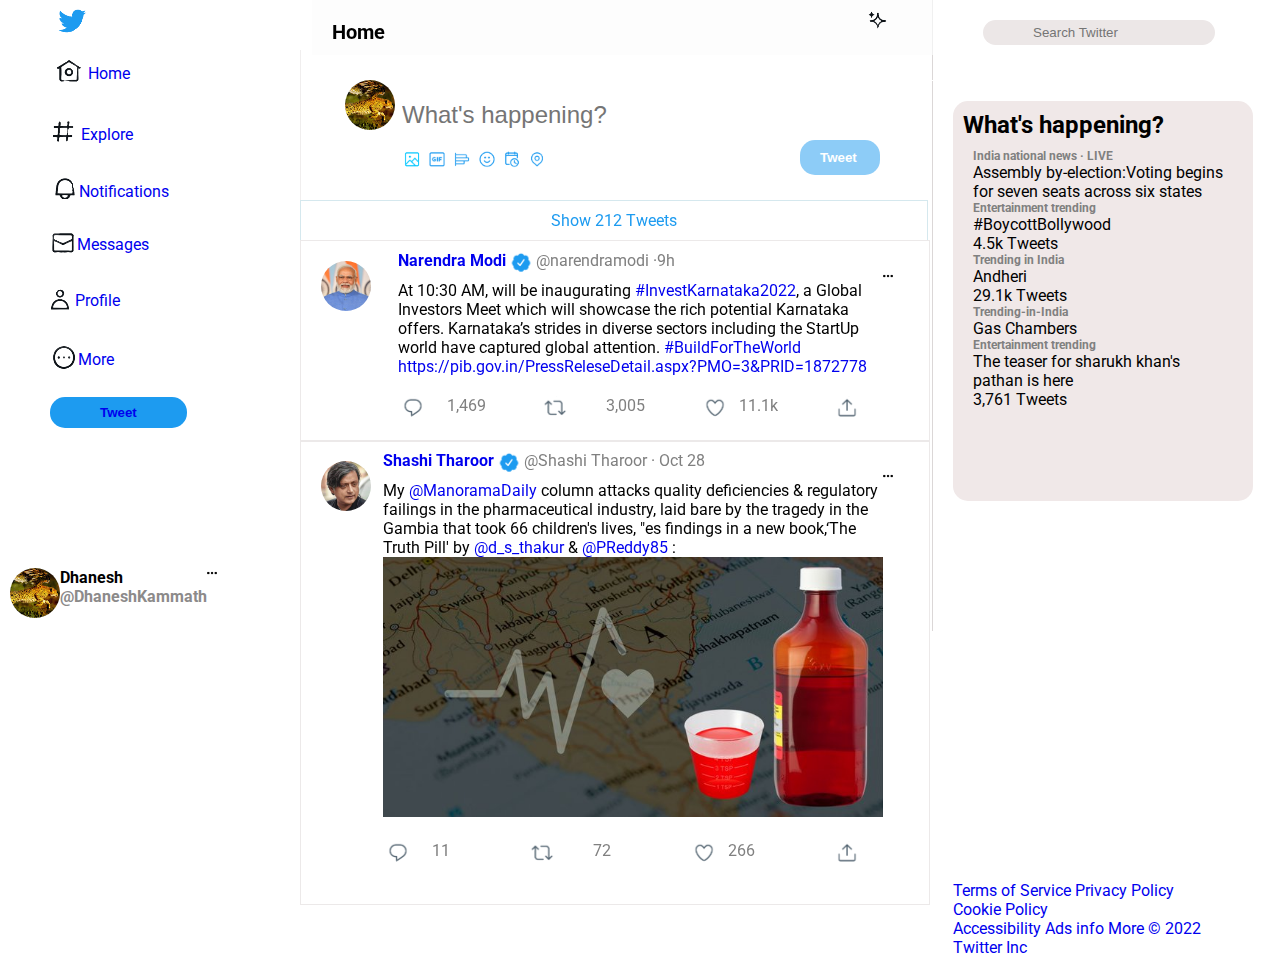
<file: index.html>
<!DOCTYPE html>
<html lang="en">
<head>
  <meta charset="UTF-8">
  <meta http-equiv="X-UA-Compatible" content="IE=edge">
  <meta name="viewport" content="width=device-width, initial-scale=1.0">
  <link rel="stylesheet" href="maincontent.css">
  <link rel="stylesheet" href="sidebar.css">
  <link rel="stylesheet" href="sidesection.css">
  <link rel="stylesheet" href="general.css">
  <link rel="stylesheet" href="header.css">
  <link rel="preconnect" href="https://fonts.googleapis.com">
  <link rel="preconnect" href="https://fonts.gstatic.com" crossorigin>
  <link href="https://fonts.googleapis.com/css2?family=Roboto:wght@400;500;700&display=swap" rel="stylesheet">
  <title>Twitter</title>
</head>
<body>
  <nav class="sidebar-container">
    <div class="Tweet-logo">
      <a href="https://twitter.com/home" target="_blank"><img class="Tweet-icon" src="Twitter-logo.png"></a>
    </div>
    <div class="sidebar">
      <div class="sidebar-link"><a href="https://twitter.com/home" target="_blank"><img src="Home (2).png"></a>
      <div><a href="https://twitter.com/home" target="_blank">Home</a></div>
      </div>
      <br>
      <div class="sidebar-link"><a href="https://twitter.com/explore" target="_blank"><img src="Explore.png"></a>
        <div><a href="https://twitter.com/explore" target="_blank">Explore</a></div>
      </div>
      <br>
      <div class="sidebar-link"><a href="https://twitter.com/notifications" target="_blank"><img src="Notifications.png"></a>
       <div><a href="https://twitter.com/notifications" target="_blank">Notifications</a></div>
      </div>
      <br>
      <div class="sidebar-link"><a href="https://twitter.com/messages" target="_blank"><img src="Messages (2).png"></a>
      <div><a href="https://twitter.com/messages" target="_blank">Messages</a></div>
      </div>
      <br>
      <div class="sidebar-link"><a href="https://twitter.com/DhaneshKammath" target="_blank"><img src="profile.png"></a>
        <div><a href="https://twitter.com/DhaneshKammath" target="_blank">Profile</a></div>
      </div>
      <br>
      <div class="sidebar-link"><a href="" target="_blank"><img src="more (2).png"></a>
        <div><a href="https://twitter.com/home" target="_blank">More</a></div>
      </div>
      <button><a href="https://twitter.com/home" target="_blank">Tweet</a></button>

      <div class="channel-container">
        <img class="channel-picture"src="mychannelpicture.jpg">
        <div>
          <p class="para">Dhanesh </p>
          <p class="para para1">@DhaneshKammath</p>
        </div>
        <img class="dots"src="DOTS.png">
      </div>
      
    </div>
    
  </nav>
  <header>
    <div class="header">
      <div class="left-section">
       <p class="Home-text">Home</p>
          <div class="tweet-trends-logo">
          <img class="tweet-trend-icon" src="Tweet_Trends.png">
              <div class="tooltip">Top Tweets</div>
          
          </div>
      </div>
    </div>         
  </header>
  <main class="main-content">
       <img class ="channel-picture-icon"src="mychannelpicture.jpg">
      <input class="text-box"type="text" placeholder="What's happening?">
      <div class="icon-container">
        <div class="media-icon-container">
          <img class="media-icon" src="Media.png">
          <div class="tooltip">Media</div>
        </div>
        <div class="gif-icon-container">
          <img class="gif-icon" src="GIF.png">
          <div class="tooltip">GIF</div>
        </div>
         <div class="poll-icon-container">
          <img class="poll-icon" src="POLL.png">
          <div class="tooltip">Poll</div>
         </div>
         <div class="emojis-icon-container">
          <img  class="emojis-icon" src="Emojis.png">
          <div class="tooltip">Emojis</div>
         </div>
         <div class="shedule-icon-container">
          <img class="shedule-icon" src="Time.png">
          <div class="tooltip">Schedule</div>
         </div>
         <div class="location-icon-container">
          <img class="location-icon" src="Location.png">
          <div class="tooltip">Location</div>
         </div>
      </div>
      <button class="tweet-button">Tweet</button>
      <div class="tweet-count-status">
      <p>Show 212 Tweets</p>
      </div>


     <div class="tweet-preview">
      <div class="image-section">
        <img class="profile-picture"src="Narendra Modi.jpg">
      </div>
      <div class="text-section">
       <div class="text-top-section">
        <p class="author-name"><a href="https://twitter.com/narendramodi" target="_blank">Narendra Modi</a></p>
        <img class="twitter-verified-icon" src="twitter-verified.png">
        <p class="twitter-info">@narendramodi	&#183;9h</p>
       </div>
       <div>
       <p>At 10:30 AM, will be inaugurating <a href="https://twitter.com/hashtag/InvestKarnataka2022?src=hashtag_click" target="_blank">#InvestKarnataka2022</a>, a Global Investors Meet which will showcase the rich potential Karnataka offers. Karnataka’s strides in diverse sectors including the StartUp world have captured global attention. <a href="https://pib.gov.in/PressReleseDetail.aspx?PMO=3&PRID=1872778" target="_blank"> #BuildForTheWorld https://pib.gov.in/PressReleseDetail.aspx?PMO=3&PRID=1872778</a></p>
       </div>
       <div class="tweet-icon-container">
        <div class="reply-container">
          <div class="reply-icon-box">
            <img class="reply-icon"src="Reply.png">
            <div class="tooltip">Reply</div>
          </div>
          <div class="reply-count">1,469</div>
        </div>
        <div class="retweet-container">
          <div class="retweet-icon-box">
            <img class="retweet-icon" src="Retweet.png">
            <div class="tooltip">Retweet</div>
          </div>
          <div class="retweet-count">3,005</div>
        </div>
        <div class="like-container">
          <div class="like-icon-box">
            <img class="like-icon" src="Like.png">
            <div class="tooltip">Like</div>
          </div>
          <div class="like-count">11.1k</div>
        </div>
        <div class="share-container">
          <div class="share-icon-box">
            <img class="share-icon" src="Share.png">
            <div class="tooltip">Share</div>
          </div>
          

        </div>
       </div>

      </div>
      <div class="more-icon-container">
        <img class="dots dot1" src="DOTS.png">
        <div class="tooltip">More</div>
      </div>
     </div>
    

     <div class="tweet-preview01">
      <div class="image-section">
        <img class="profile-picture" src="SashiTharoor.jpg">
      </div>
      <div class="text-section">
       <div class="text-top-section">
        <p class="author-name"><a href="https://twitter.com/ShashiTharoor" target="_blank">Shashi Tharoor</a></p>
        <img class="twitter-verified-icon" src="twitter-verified.png">
        <p class="twitter-info">@Shashi Tharoor	&#183; Oct 28</p>
       </div>
       <div>
       <p>My <a href="https://twitter.com/ManoramaDaily" target="_blank">@ManoramaDaily</a> column attacks quality deficiencies & regulatory failings in the pharmaceutical industry, laid bare by the tragedy in the Gambia that took 66 children's lives, &quotes findings in a new book,‘The Truth Pill' by 
        <a href="https://twitter.com/d_s_thakur" target="_blank">@d_s_thakur</a>
         & 
        <a href="https://twitter.com/Preddy85" target="_blank">@PReddy85</a>
        :</p>
        <a href="https://www.onmanorama.com/news/tharoor-line/2022/10/28/india-drug-makers-cough-syrup-gambia-deaths.html" target="_blank"><img class="article" src="manorameonline.jpeg"></a>
       </div>
       <div class="tweet-icon-container">
        <div class="reply-container">
          <div class="reply-icon-box">
            <img class="reply-icon"src="Reply.png">
            <div class="tooltip">Reply</div>
          </div>
          <div class="reply-count">11</div>
        </div>
        <div class="retweet-container">
          <div class="retweet-icon-box">
            <img class="retweet-icon" src="Retweet.png">
            <div class="tooltip">Retweet</div>
          </div>
          <div class="retweet-count">72</div>
        </div>
        <div class="like-container">
          <div class="like-icon-box">
            <img class="like-icon" src="Like.png">
            <div class="tooltip">Like</div>
          </div>
          <div class="like-count">266</div>
        </div>
        <div class="share-container">
          <div class="share-icon-box">
            <img class="share-icon" src="Share.png">
            <div class="tooltip">Share</div>
          </div>
          

        </div>
       </div>

      </div>
      <div class="more-icon-container">
        <img class="dots dot1" src="DOTS.png">
        <div class="tooltip">More</div>
      </div>
     </div>
 
  </main>
  <section class="side-section">
    <div class="search-box">
      <input class="search-icon" type="text" placeholder="Search Twitter">
    </div>
    <div class="trending-box">
      
      <div class="trending-box-container">
        <div class="trend-heading">
          What's happening?
        </div>
        <div class="heading-1-container">
          <p class="heading-1">India national news &#183; LIVE</p>
          <p class="content-1">
            Assembly by-election:Voting
            begins for seven seats across
            six states
          </p>
        </div>
        <div class="heading-1-container">
          <p class="heading-1">Entertainment trending</p>
          <p class="content-1">#BoycottBollywood</p> 
          <p class="content-1">4.5k Tweets</p>
        </div>
        <div>
          <div class="heading-1-container">
            <p class="heading-1">Trending in India</p>
            <p class="content-1">Andheri</p> 
            <p class="content-1">29.1k Tweets</p>
          </div>
          <div>
            <div class="heading-1-container">
              <p class="heading-1">Trending-in-India</p>
              <p class="content-1">Gas Chambers</p> 
            </div>
            <div>
              <div class="heading-1-container">
                <p class="heading-1">Entertainment trending</p>
                <p class="content-1">The teaser for sharukh khan's pathan is here</p> 
                <p class="content-1"> 3,761 Tweets</p>
              </div>
    
              </div>

    </div>
    </div>
    
    <div class="footer">
      <a href="#" target="_blank">
        Terms of Service Privacy Policy Cookie Policy <br>
        Accessibility 
        Ads info More
        &#169; 2022 Twitter Inc
      </a>
      </p>
    </div>
    <p>
      
  </section>
  
</body>
</html>
</file>
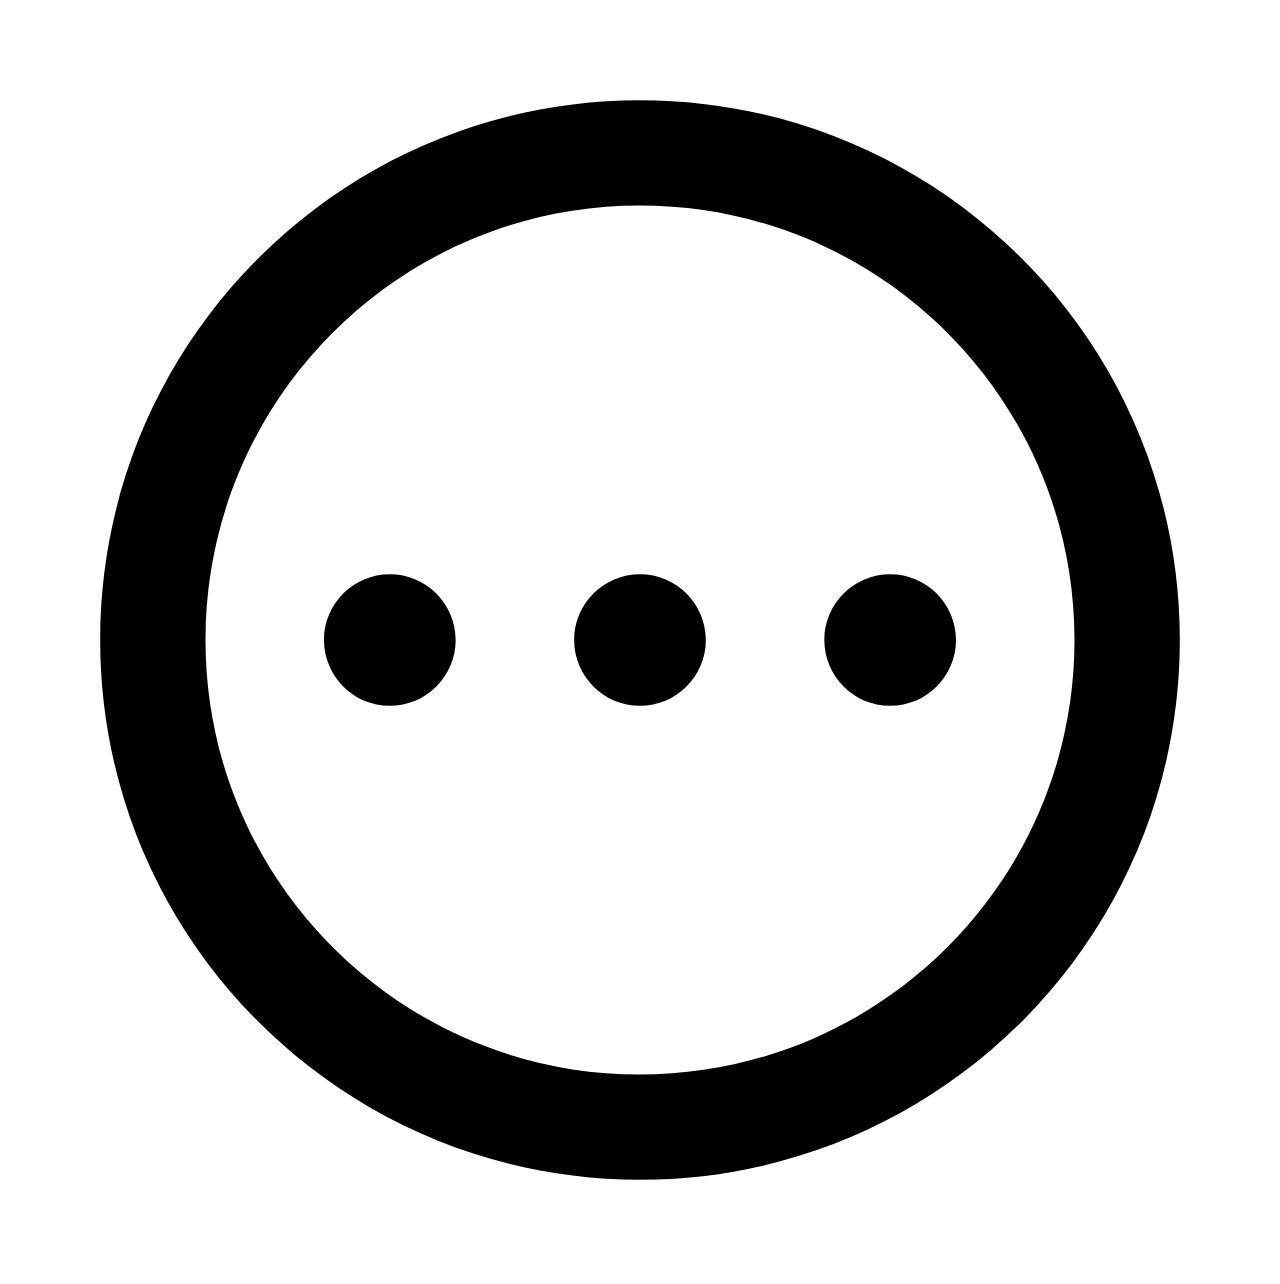
<file: clone.html>
<!DOCTYPE html>
<html lang="en">
<head>
  <meta charset="UTF-8">
  <meta http-equiv="X-UA-Compatible" content="IE=edge">
  <meta name="viewport" content="width=device-width, initial-scale=1.0">
  <title>Document</title>
</head>
<body>
  <svg viewBox="0 0 24 24" aria-hidden="true" class="r-18jsvk2 r-4qtqp9 r-yyyyoo r-lwhw9o r-dnmrzs r-bnwqim r-1plcrui r-lrvibr r-cnnz9e"><g><path d="M3.75 12c0-4.56 3.69-8.25 8.25-8.25s8.25 3.69 8.25 8.25-3.69 8.25-8.25 8.25S3.75 16.56 3.75 12zM12 1.75C6.34 1.75 1.75 6.34 1.75 12S6.34 22.25 12 22.25 22.25 17.66 22.25 12 17.66 1.75 12 1.75zm-4.75 11.5c.69 0 1.25-.56 1.25-1.25s-.56-1.25-1.25-1.25S6 11.31 6 12s.56 1.25 1.25 1.25zm9.5 0c.69 0 1.25-.56 1.25-1.25s-.56-1.25-1.25-1.25-1.25.56-1.25 1.25.56 1.25 1.25 1.25zM13.25 12c0 .69-.56 1.25-1.25 1.25s-1.25-.56-1.25-1.25.56-1.25 1.25-1.25 1.25.56 1.25 1.25z"></path></g></svg>
</body>
</html>
</file>
<file: maincontent.css>
.text-box{
position:absolute;
top:100px;
left:400px;
border:none;
outline:none;
font-size:24px;
}
.channel-picture-icon{
  position:absolute;
  top:80px;
  left:345px;
  width:50px;
  height:50px;
  border-radius:40px;
}
.media-icon,
.gif-icon,
.poll-icon,
.emojis-icon,
.shedule-icon,
.location-icon{
  width:24px;
  height:24px;
  position:absolute;
  top:100px;
  left:400px;
  cursor:pointer;
  border-radius: 20px;
}
.media-icon:hover,
.gif-icon:hover,
.poll-icon:hover,
.emojis-icon:hover,
.shedule-icon:hover,
.location-icon:hover{
  background-color:rgb(213, 232, 238) ;
}
.gif-icon{
  margin-left:25px;
}
.poll-icon{
  margin-left:50px;
}
.emojis-icon{
  margin-left: 75px;
}
.shedule-icon{
  margin-left:100px;
}
.location-icon{
  margin-left:125px;
}
.media-icon-container,
.gif-icon-container,
.poll-icon-container,
.emojis-icon-container,
.shedule-icon-container,
.location-icon-container{
  position:relative;
  transition:opacity 0.15s;
}
.media-icon-container .tooltip,
.gif-icon-container .tooltip,
.poll-icon-container .tooltip,
.emojis-icon-container .tooltip,
.shedule-icon-container .tooltip,
.location-icon-container .tooltip{
  position:absolute;
  background-color:gray;
  font-size: 8px;
  color:white;
  padding:5px;
  opacity:0;
}
.media-icon-container .tooltip{
  top:120px;
  left:400px;

}
.gif-icon-container .tooltip{
  top:120px;
  left:425px;
}
.poll-icon-container .tooltip{
  top:120px;
  left:450px;
}
.emojis-icon-container .tooltip{
  top:120px;
  left:475px;
}
.shedule-icon-container .tooltip{
  top:120px;
  left:500px;
}
.location-icon-container .tooltip{
  top:120px;
  left:525px;
}
.media-icon-container:hover .tooltip,
.gif-icon-container:hover .tooltip,
.poll-icon-container:hover .tooltip,
.emojis-icon-container:hover .tooltip,
.shedule-icon-container:hover .tooltip,
.location-icon-container:hover .tooltip{
opacity : 1;
}
.tweet-button{
  position:absolute;
  font-weight: bold;
  top:120px;
  left:750px;
  width:50px;
  padding:0;
  padding-top:10px;
  padding-bottom:10px;
  padding-left: 20px;
  padding-right:60px;
  opacity:0.5
}
.tweet-count-status{
  position:absolute;
  top:200px;
  left:300px;
  color:rgb(29,155,240);
  border:1px solid rgb(213, 232, 238);
  padding:10px 250px ;
  transition: background-color 0.15s;
  cursor:pointer;
}
.tweet-count-status:hover{
  background-color:rgb(236, 233, 233);
}
.tweet-preview{

position:absolute;
top:240px;
left:300px;
height:200px;
width:628px;
display:flex;
flex-direction: row;
border:1px solid rgb(236, 233, 233);
transition: background-color 0.15s;
cursor:pointer;
}
.tweet-preview:hover{
  background-color: rgb(236, 233, 233);
}
.image-section{
  height:100%;
  width:100px;
}
.text-section{
  height:100%;
  width:500px;
}

.profile-picture
{
  height:50px;
  width:50px;
  margin-top:20px;
  margin-left:20px;
  border-radius:25px;
}
.dot1{
  margin-top: 10px;
}
.twitter-verified-icon{
  height:30px;
  width:30px;
  border-radius: 15px;
}
.author-name{
  font-weight: bold;
}
.twitter-info{
  color:gray;
}
.text-top-section{
  display:flex;
  flex-direction: row;
  margin-top: 10px;
}
.reply-icon,
.retweet-icon,
.like-icon,
.share-icon{
  height:30px;
  width:30px;
  border-radius: 15px;
}
.reply-container,
.retweet-container,
.like-container,
.share-container{
  display:flex;
  flex-direction: row;
}
.reply-count,
.retweet-count,
.like-count{
  padding-left:0px;
  color:gray;
}
.tweet-icon-container
{
  display:flex;
  flex-direction: row;
  justify-content: space-between;
}
.reply-container,
.retweet-container,
.like-container,
.share-container,
.more-icon-container{
  position:relative;
  cursor:pointer;
  margin-top: 20px;

}
.reply-container .tooltip,
.retweet-container .tooltip,
.like-container .tooltip,
.share-container .tooltip,
.more-icon-container .tooltip
{
  padding:5px;
  background-color: gray;
  color:white;
  opacity:0;
  transition:opacity 0.15s;
  pointer-events:none;
}
.reply-container:hover .tooltip,
.retweet-container:hover .tooltip,
.like-container:hover .tooltip,
.share-container:hover .tooltip,
.more-icon-container:hover .tooltip
{
  opacity:1;
}
.tweet-preview01{

  position:absolute;
  top:440px;
  left:300px;
  width:628px;
  display:flex;
  flex-direction: row;
  border:1px solid rgb(236, 233, 233);
  transition: background-color 0.15s;
  }
  .tweet-preview01:hover{
    background-color: rgb(236, 233, 233);
  }
  .article{
    width:500px;
  }
  .icon-container{
    position:absolute;
    top:50px;
  }
</file>
<file: sidebar.css>
.sidebar{
  position:fixed;
  bottom:0;
  top: 50px;
  background-color:white;
  width:300px;
  border-right: 1px solid rgb(240, 238, 238);
}
.sidebar-link{
  display:flex;
  align-items :center;
  margin-bottom:1px;
  border-radius: 25px;
  width:120px;
  margin-left: 50px;
  cursor:pointer;
}
.sidebar-link:hover{
  background-color: rgb(240, 238, 238);
}
.Tweet-icon{
  margin-left:50px;
  border-radius: 20px;
  cursor:pointer
}
.Tweet-icon:hover{
  background-color:rgb(233, 246, 255);
}
button{
  margin-left:50px;
  margin-top:20px;
  border-radius:15px;
  padding:8px 50px;
  background-color:rgb(29,155,240);
  color:white;
  font-weight: bold;
  border:none;
  cursor:pointer;
}
button:hover{
  opacity:0.8;
}
.channel-container{
  display:flex;
  margin-top:130px;
  cursor:pointer;
  height:50px;
  padding: 10px;
  width:220px;
  border-radius:50px;
}
.channel-container:hover{
  background-color: rgb(207, 201, 201);
}
.channel-picture{
  height:50px;
  width:50px;
  border-radius:25px;
}
.dots{
  width:10px;
  height:10px;
}
.para{
  font-weight: bold;
}
.para1{
  color:rgb(140, 138, 138);
}
.sidebar-container{
  position:fixed;
}
</file>
<file: sidesection.css>
.search-box{
  position:fixed;
  top:0px;
  left:932px;
  height:80px;
  width:100%;
  border-left: 1px solid rgb(219, 215, 215);
}
.search-icon{
  margin-left: 50px;
  margin-top:20px;
  padding-top: 10px;
  padding-bottom: 10px;
  border-radius:15px;
  padding:5px;
  padding-left: 50px;
  border:none;
  background-color:rgb(236, 231, 231);
  outline-color: rgb(29,155,240);
}
.trending-box{
  position:absolute;
  top:81px;
  left:932px;
  width:100%;
  height:550px;
  border-left: 1px solid rgb(219, 215, 215);
  max-width: 300px;
}
.trending-box-container{
  width:350px;
  height:400px;
  background-color:rgb(240, 232, 232);
  margin:20px;
  margin-right: 10px;
  border-radius:15px;
  max-width: 300px;
}
.trend-heading{
  font-weight: bold;
  padding:10px;
  font-size: 24px;

}
.heading-1{
  padding-left:20px;
  color:gray;
  font-size: 12px;
  font-weight:bold;
}
.content-1{
  padding-left:20px;
  width:250px;
}
.heading1-container{
  display:flex;
  flex-direction: column;
}
.footer{
  position:absolute;
  top:800px;
  max-width: 250px;
}
</file>
<file: general.css>
body{
  font-family: Roboto,Arial;
  margin:0;
  padding:0;
  box-sizing: border-box;
}
p{
  margin-top:0;
  margin-bottom:0;
}
a{
  text-decoration: none;
}
</file>
<file: header.css>
.header{
  height:55px;
  display:flex;
  flex-direction: row;
  justify-content: space-between;
  position:fixed;
  left:312px;
  top:0;
   background-color: rgba(0,0,0,0.009);
   border-right: 1px solid rgb(240,240,240);
   z-index:100;
}
.Home-text{
  font-weight: bolder;
  padding-left: 20px;
  padding-top: 20px;
  font-size: 20px;
  cursor:pointer;
}
.left-section{
  display:flex;
  width:620px;
  justify-content: space-between;
  flex-direction: row;
 
}
.tweet-trend-icon{
  cursor:pointer;
  border-radius:20px;
}
.tweet-trend-icon:hover{
  background-color: rgb(240,240,240);
}
.tweet-trends-logo{
  position:relative
}
.tweet-trends-logo .tooltip{
  font-size: 10px;
  background-color: rgb(140,140,140);
  color:white;
  padding:5px;
  opacity:0;
  width:60px;
  transition:opacity 0.15s;
  pointer-events: none;
}
.tweet-trends-logo:hover .tooltip{
  opacity:1;
}
.search-field{
  padding:10px;
}
</file>
